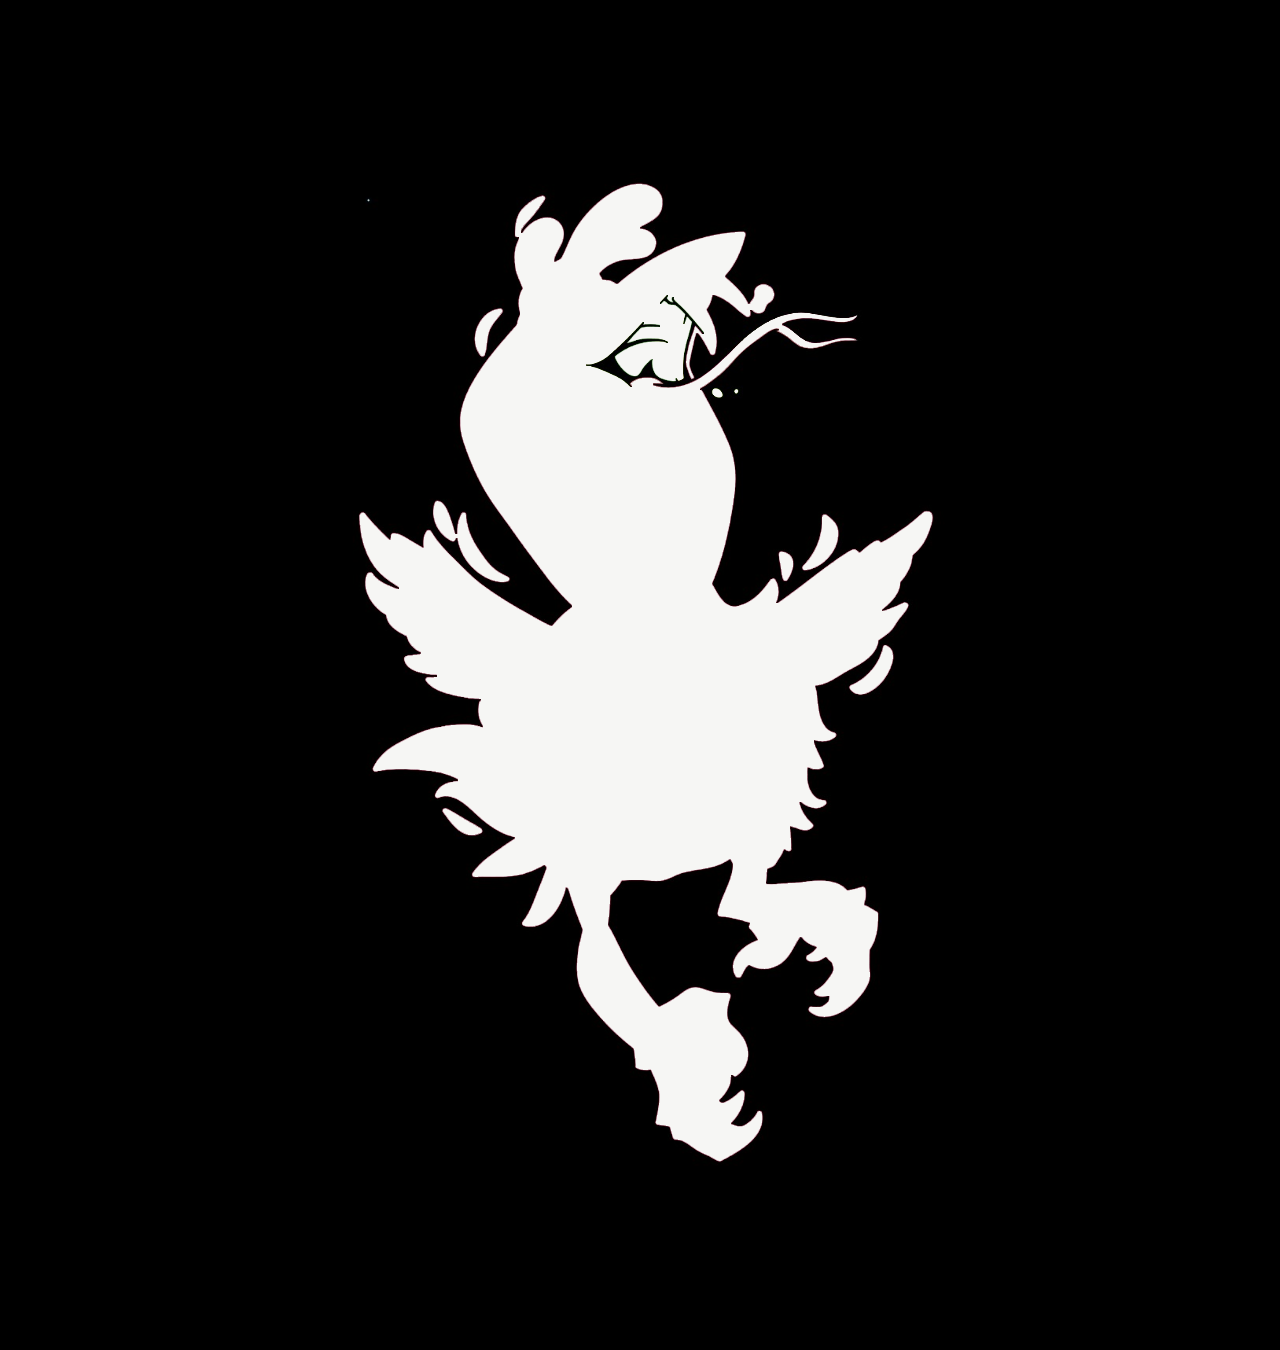
<file: index.html>
<!DOCTYPE html>
<html lang="en">
<head>
    <meta charset="UTF-8">
    <meta http-equiv="X-UA-Compatible" content="IE=edge">
    <meta name="viewport" content="width=device-width, initial-scale=1.0">
    <link rel="stylesheet" href="./css/home-style.css">
    <title>Cobrachicken</title>
</head>
<body>
    <div>
        <a href="./templates/projects.html">
            <img src="./img/cobrawhite.png" alt="cobra-white">
        </a>
    </div>
</body>
</html>
</file>
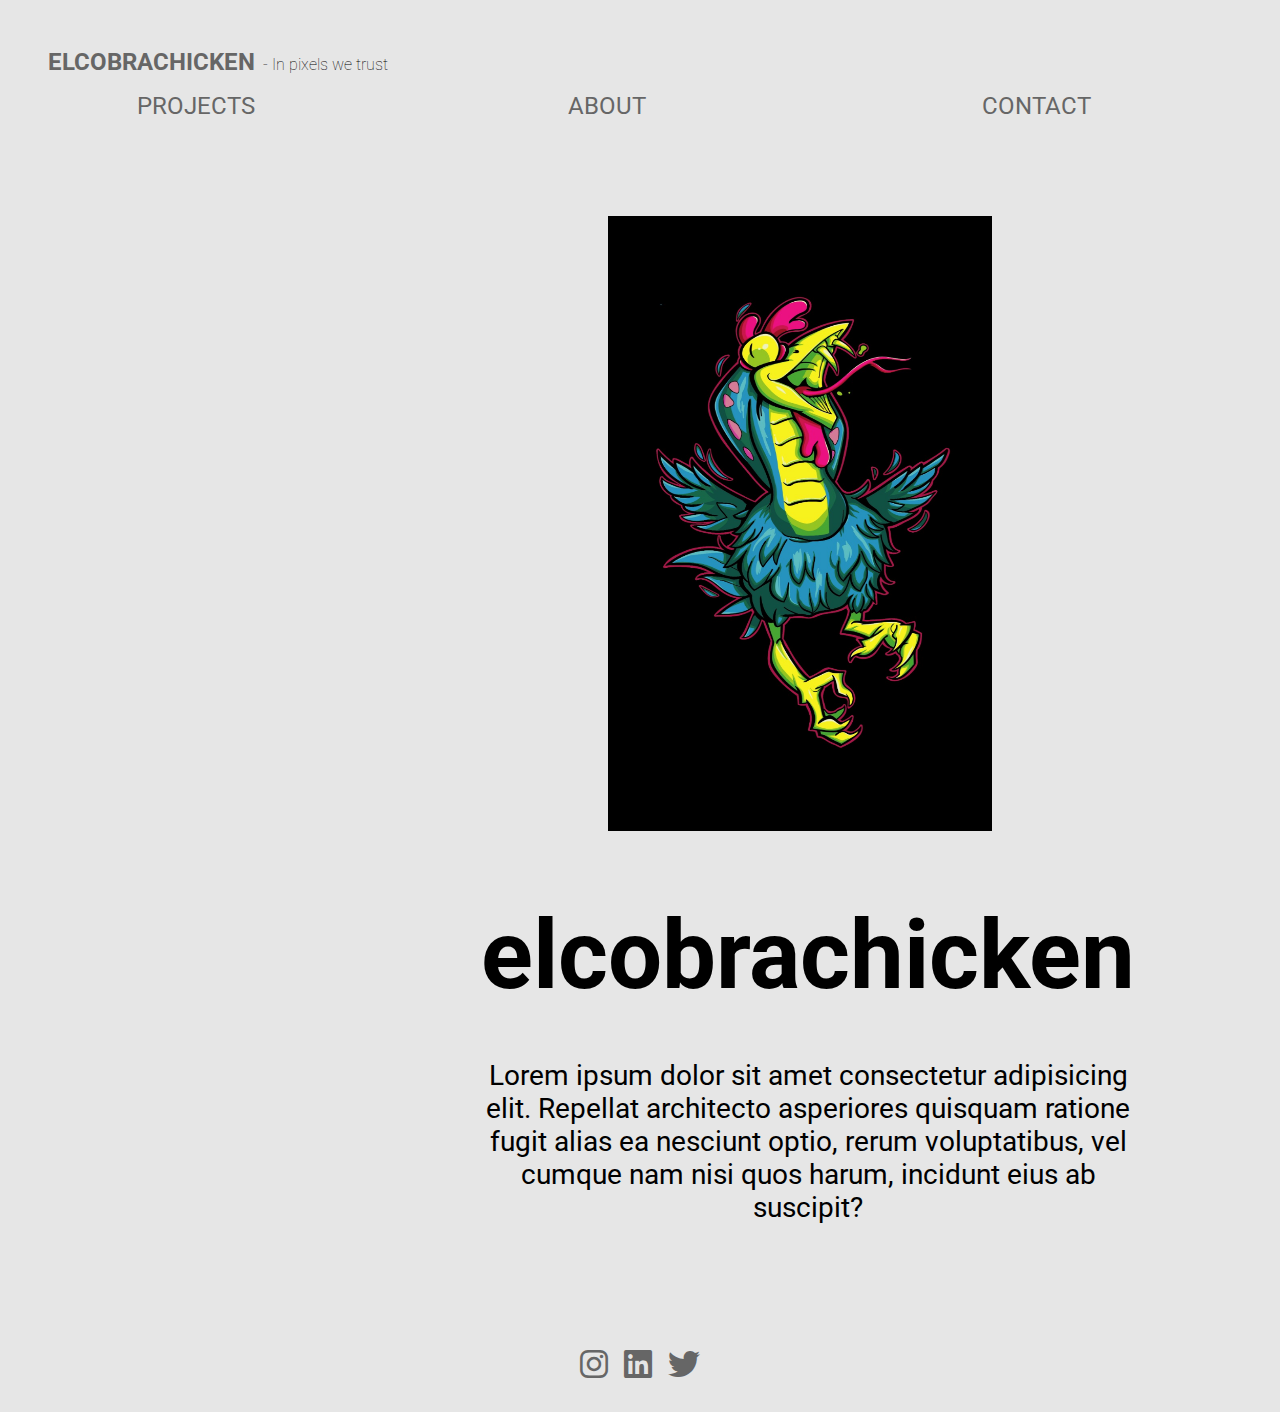
<file: templates/about.html>
<!DOCTYPE html>
<html lang="en">
<head>
    <meta charset="UTF-8">
    <meta http-equiv="X-UA-Compatible" content="IE=edge">
    <meta name="viewport" content="width=device-width, initial-scale=1.0">
    <link rel="preconnect" href="https://fonts.googleapis.com">
    <link rel="preconnect" href="https://fonts.gstatic.com" crossorigin>
    <link href="https://fonts.googleapis.com/css2?family=Roboto&display=swap" rel="stylesheet">
    <link rel="stylesheet" href="../css/styles/fontawesome/css/all.min.css">
    <link rel="stylesheet" href="../css/main.css">
    <link rel="stylesheet" href="../css/about.css">
    <title>About</title>
</head>
<body>
    <header>
        <div class="header-container">
            <nav class="bar">
                <div class="page" id="home"><a href="../index.html">ELCOBRACHICKEN </a></div>
                <div class="page" id="slogan"><span> -  In pixels we trust</span></div>
                <div class="page" id="proyect"><a href="./projects.html">PROJECTS</a> </div>
                <div class="page" id="about"><a href="./about.html">ABOUT</a> </div>
                <div class="page" id="contact"><a href="./contact.html">CONTACT</a> </div>
            </nav>
        </div>
    </header>

    <div class="conteiner-about">
        <section class="info-about">
            <div class="about-img">
                <img src="../img/cobra.PNG" alt="cobra">
            </div>
            <div class="about-text">    
                <h2>elcobrachicken</h2>    
                <p>Lorem ipsum dolor sit amet consectetur adipisicing elit. Repellat architecto asperiores quisquam ratione fugit alias ea nesciunt optio, rerum voluptatibus, vel cumque nam nisi quos harum, incidunt eius ab suscipit?</p>
            </div>
        </section>
    </div>
        
    <footer>
        <div>
            <a href="#">
                <i class="fa-brands fa-instagram fa-2x"></i>
            </a>
            <a href="#">
                <i class="fa-brands fa-linkedin fa-2x"></i>
            </a>
            <a href="#">
                <i class="fa-brands fa-twitter fa-2x"></i>
            </a>
        </div>
    
        
    </footer>
</body>
</html>
</file>
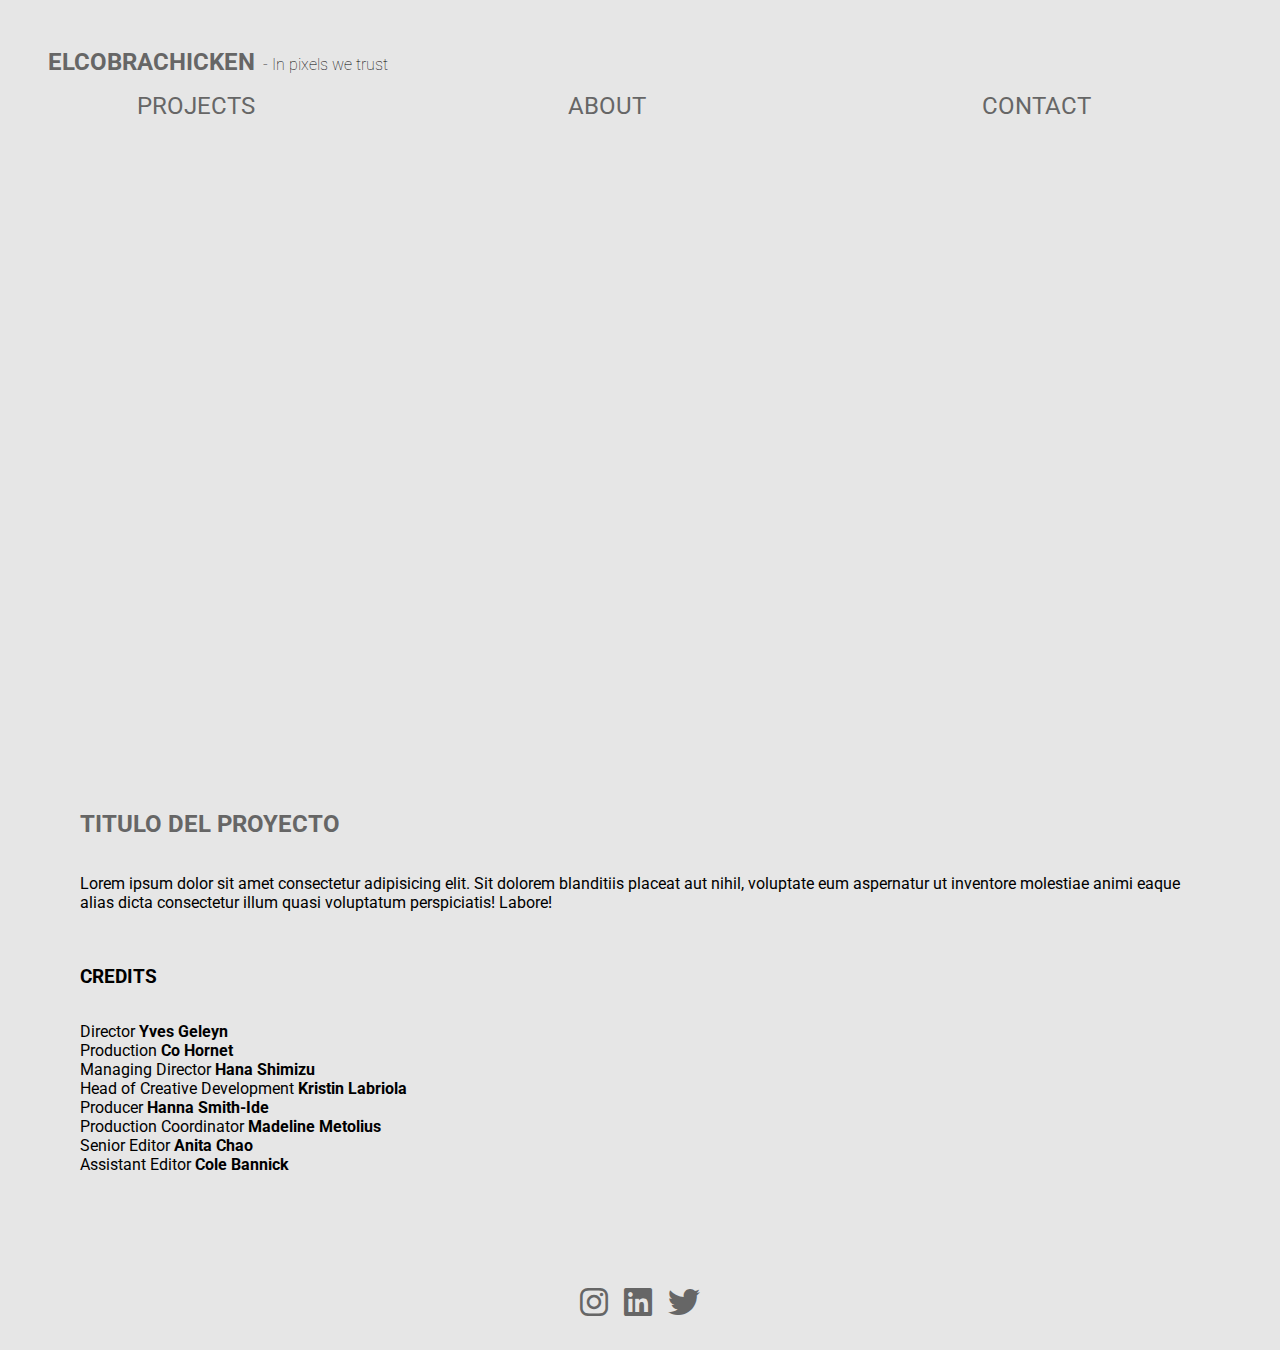
<file: templates/project1.html>
<!DOCTYPE html>
<html lang="en">
<head>
    <meta charset="UTF-8">
    <meta http-equiv="X-UA-Compatible" content="IE=edge">
    <meta name="viewport" content="width=device-width, initial-scale=1.0">
    <link rel="preconnect" href="https://fonts.googleapis.com">
    <link rel="preconnect" href="https://fonts.gstatic.com" crossorigin>
    <link href="https://fonts.googleapis.com/css2?family=Roboto&display=swap" rel="stylesheet">
    <link rel="stylesheet" href="../css/styles/fontawesome/css/all.min.css">
    <link rel="stylesheet" href="../css/main.css">
    <link rel="stylesheet" href="../css/proyect1.css">
    <title>Sobre el proyecto</title>
</head>
<body>
    <header>
        <div class="header-container">
            <nav class="bar">
                <div class="page" id="home"><a href="../index.html">ELCOBRACHICKEN </a></div>
                <div class="page" id="slogan"><span> -  In pixels we trust</span></div>
                <div class="page" id="proyect"><a href="./projects.html">PROJECTS</a> </div>
                <div class="page" id="about"><a href="./about.html">ABOUT</a> </div>
                <div class="page" id="contact"><a href="./contact.html">CONTACT</a> </div>
            </nav>
        </div>
    </header>

    <section>
        <div class="iframe-container">
            <iframe width="1060" height="510" src="https://www.youtube.com/embed/7N2v0bpNFKA?controls=0" title="YouTube video player" frameborder="0" allow="accelerometer; autoplay; clipboard-write; encrypted-media; gyroscope; picture-in-picture" allowfullscreen></iframe>
        </div>
    
        <article>
            <h2>
                TITULO DEL PROYECTO
            </h2>
            <p>Lorem ipsum dolor sit amet consectetur adipisicing elit. Sit dolorem blanditiis placeat aut nihil, voluptate eum aspernatur ut inventore molestiae animi eaque alias dicta consectetur illum quasi voluptatum perspiciatis! Labore!</p>
            <br>
            <h3> CREDITS</h3>
            <p>
                Director <strong> Yves Geleyn</strong>
                <br> 
                Production <strong> Co Hornet</strong>
                <br>  
                Managing Director <strong> Hana Shimizu</strong> 
                <br> 
                Head of Creative Development <strong> Kristin Labriola</strong>
                <br>  
                Producer <strong> Hanna Smith-Ide</strong> 
                <br> 
                Production Coordinator <strong> Madeline Metolius</strong> 
                <br> 
                Senior Editor <strong> Anita Chao</strong> 
                <br> 
                Assistant Editor <strong> Cole Bannick</strong> 
            </p>
        </article>
    </section>

    <footer>
        <div>
            <a href="#">
                <i class="fa-brands fa-instagram fa-2x"></i>
            </a>
            <a href="#">
                <i class="fa-brands fa-linkedin fa-2x"></i>
            </a>
            <a href="#">
                <i class="fa-brands fa-twitter fa-2x"></i>
            </a>
        </div>
        
    </footer>
</body>
</html>
</file>
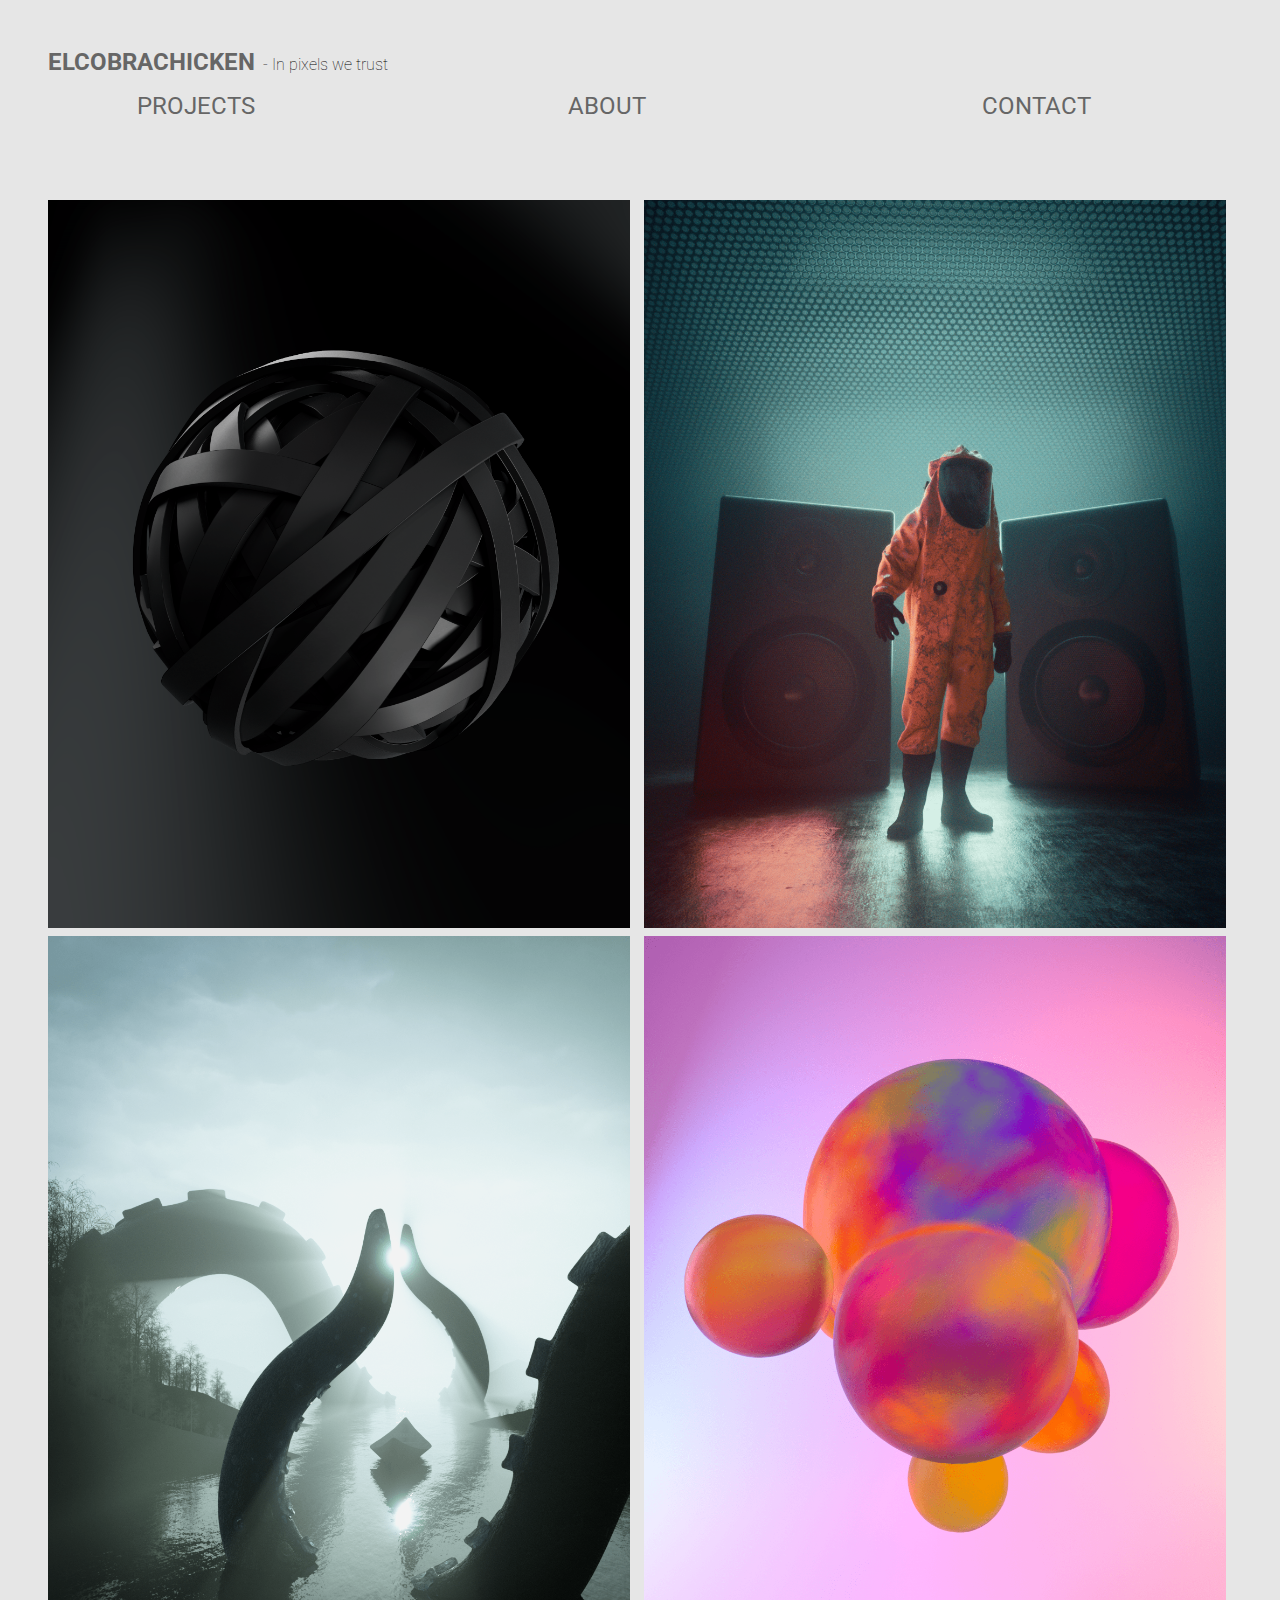
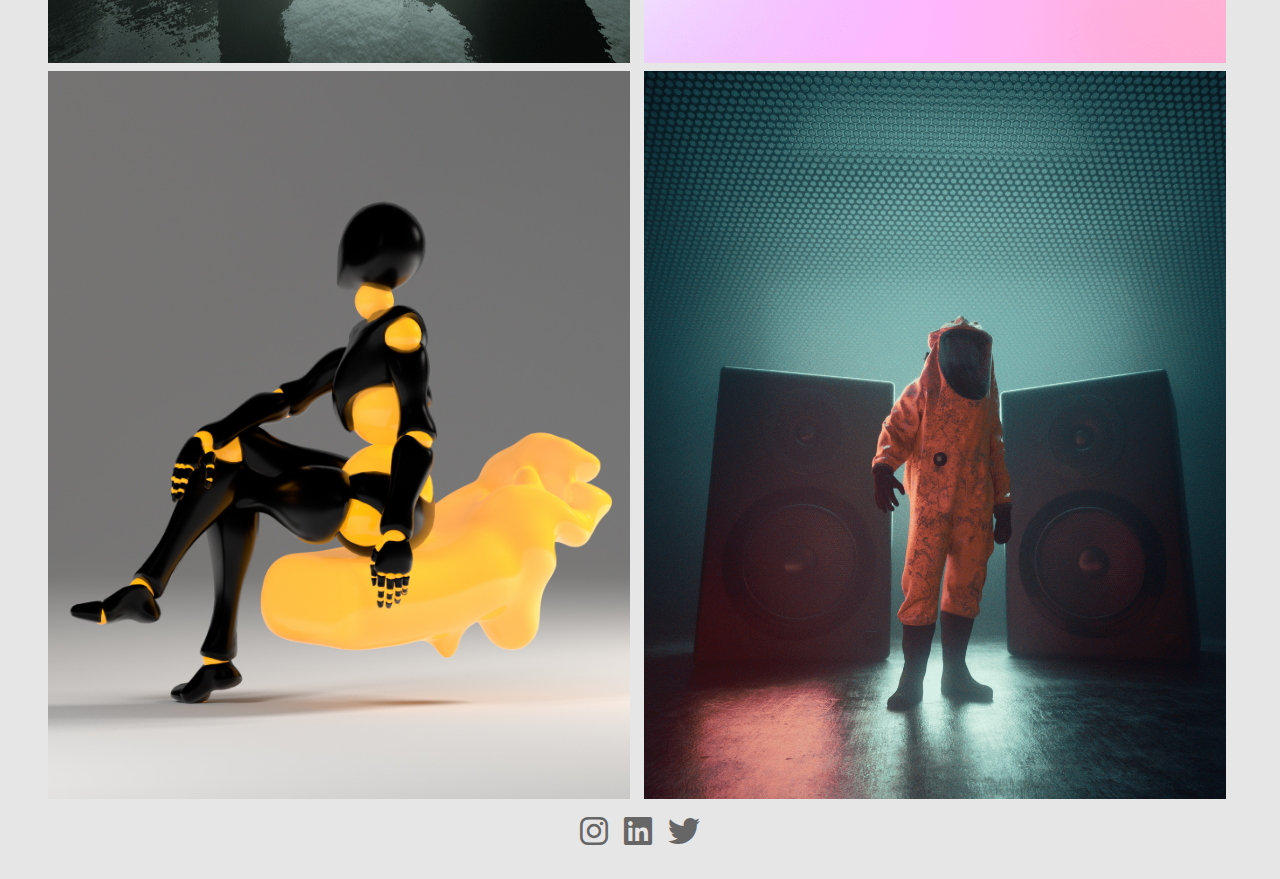
<file: templates/projects.html>
<!DOCTYPE html>
<html lang="en">
<head>
    <meta charset="UTF-8">
    <meta http-equiv="X-UA-Compatible" content="IE=edge">
    <meta name="viewport" content="width=device-width, initial-scale=1.0">
    <link rel="preconnect" href="https://fonts.googleapis.com">
    <link rel="preconnect" href="https://fonts.gstatic.com" crossorigin>
    <link href="https://fonts.googleapis.com/css2?family=Roboto&display=swap" rel="stylesheet">
    <link rel="stylesheet" href="../css/styles/fontawesome/css/all.min.css">
    <link rel="stylesheet" href="../css/main.css">
    <title>Projects</title>
</head>
<body>
    <header>
        <div class="header-container">
            <nav class="bar">
                <div class="page" id="home"><a href="../index.html">ELCOBRACHICKEN </a></div>
                <div class="page" id="slogan"><span> -  In pixels we trust</span></div>
                <div class="page" id="proyect"><a href="./projects.html">PROJECTS</a> </div>
                <div class="page" id="about"><a href="./about.html">ABOUT</a> </div>
                <div class="page" id="contact"><a href="./contact.html">CONTACT</a> </div>
            </nav>
        </div>
    </header>
    <div class="contenedor">
        <section class="cards">
            <article class="parent">
                <div class="imagen">
                    <a href="./project1.html">
                        <img src="../img/banditasexport_1-min.png" alt="">
                    </a>
                </div> 
                <a href="./project1.html">
                    <div class="titulo-undercard">
                        <h2>
                            <span>Proyecto uno</span>                            
                        </h2>
                    </div>
                </a>
                
            </article>
            <article class="parent">
                <div class="imagen">
                    <a href="./project1.html">
                        <img src="../img/RS_WOOFERBOY-min.png" alt="">
                    </a>
                </div> 
                <a href="./project1.html">
                    <div class="titulo-undercard">
                        <h2>
                            <span>Proyecto dos</span>                            
                        </h2>
                    </div>
                </a>
            </article>
            <article class="parent">
                <div class="imagen">
                    <a href="./project1.html">
                        <img src="../img/TENTACLE_EDIT-min.png" alt="">
                    </a>
                </div> 
                <a href="./project1.html">
                    <div class="titulo-undercard">
                        <h2>
                            <span>Proyecto tres</span>                            
                        </h2>
                    </div>
                </a>
            </article>
            <article class="parent">
                <div class="imagen">
                    <a href="./project1.html">
                        <img src="../img/SweetSnack-min.png" alt="">
                    </a>
                </div> 
                <a href="./project1.html">
                    <div class="titulo-undercard">
                        <h2>
                            <span>Proyecto cuatro</span>                            
                        </h2>
                    </div>
                </a>
            </article>
            <article class="parent">
                <div class="imagen">
                    <a href="./project1.html">
                        <img src="../img/Untitled 2_Volumes SS GIRL_0001_ARNOLD_Vert-min.jpg" alt="">
                    </a>
                </div> 
                <a href="./project1.html">
                    <div class="titulo-undercard">
                        <h2>
                            <span>Proyecto cinco</span>                            
                        </h2>
                    </div>
                </a>
            </article>
            <article class="parent">
                <div class="imagen">
                    <a href="./project1.html">
                        <img src="../img/RS_WOOFERBOY-min.png" alt="">
                    </a>
                </div> 
                <a href="./project1.html">
                    <div class="titulo-undercard">
                        <h2>
                            <span>Proyecto seis</span>                            
                        </h2>
                    </div>
                </a>
            </article>
        </section>
    </div>
    <footer>
        <div>
            <a href="#">
                <i class="fa-brands fa-instagram fa-2x"></i>
            </a>
            <a href="#">
                <i class="fa-brands fa-linkedin fa-2x"></i>
            </a>
            <a href="#">
                <i class="fa-brands fa-twitter fa-2x"></i>
            </a>
        </div>
        
    </footer>
</body>
</html>
</file>
<file: css/home-style.css>
body{
    background-color: #000;
}
div{
    padding-top: 0;
    display: flex;
    align-items: center;
    justify-content: center;
}
img{
    display: block;
    border: 0;
    width: 100%;
    height: auto;  
    animation: from-far 1s ease-in; 
}
img:hover{
    transform: scale(1.1)
}


@keyframes from-far {
    0%{
        transform: scale(0.2);
    }
    100%{
        transform: scale(1);
    }
}
</file>
<file: css/main.css>
body {
    background-color: hsl(0, 0%, 90%);
    margin: 0;
    padding-bottom: 5rem;
    position: relative;
    min-height: 90vh;
}
html{
    font-family: 'Roboto', sans-serif;
}
.header-container{
    height: 2.5rem;
    padding-bottom: 3rem; 
    padding-top: 3rem;
    padding-left: 2rem;
    padding-right: 3rem;
}
.page{
    display: inline-block;
    text-align: right;
}
#home {
    text-align: left;
    font-weight: bold;
    grid-area: h;
}
#slogan {
    text-align: left;
    margin-top: .45rem;
    margin-left: 0.5rem;
    font-weight: lighter;

    grid-area: s;
}
#proyect{
    grid-area: p;
}
#about{
    grid-area: a;
}
#contact{
    grid-area: c;
}
.bar div a{
    text-decoration: none;
    color: rgb(102 , 102, 102);
    font-size: 1.5rem;
}
.page a:hover{
    color: rgb(0, 0, 0);
    font-weight: bold;
}
.contenedor{
    padding-left: 3rem;
    padding-right: 3rem;
}
.parent{
    position: relative;
}
img{
    display: block;
    border: 0;
    width: 100%;
    height: auto;
    z-index: 8;
}
.titulo-undercard{
    background: black;
    position: absolute;
    z-index: 7;
    width: 100%;
    height: 100%;
    top: 0;
    left: 0;
    opacity: 0;
}
.parent:hover .titulo-undercard{
    z-index: 9;
    opacity: 0.7;
}

.titulo-undercard h2 {
    background-color: white;
    text-align: center;
    margin: 50% 2rem 2rem;
}

.parent a{
    text-decoration: none;
    color: black;
}
footer{
    display: block;
    margin: 0;
    position: absolute;
    bottom: 0;
    width: 100%;
}
footer div{
    display: flex;
    justify-content:center ;
    margin-bottom: 2rem;
}
footer div a{
    margin-left: .5rem;
    margin-right: .5rem;
}
footer div a:link{
    color: rgb(102 , 102, 102);

}
footer div a:visited{
    color: rgb(102 , 102, 102);
}
footer div a:hover{
    color: rgb(0, 0, 0);
    
}


@media screen and (min-width: 1280px){
    .bar{
        padding-left: 1rem;
        display: grid;
        grid-template-columns: .75fr 4.25fr 1fr 1fr 1fr;
        grid-template-areas: "h s p a c";
    }
    img, .titulo-undercard{
        width: 304%; /* 304 sin gap, 303 gap minima */
    }
    .parent{
        width: 33%;
    }
    .cards{
        display: grid;
        grid-template-columns: 1fr 1fr 1fr;
        gap: .5rem;
    }
}
@media screen and (min-width:767px) and (max-width:1280px) {
    .header-container{
        margin-bottom: 4rem;
    }
    .bar{
        padding-left: 1rem;
        display: grid;
        grid-template-columns: .5fr 1.5fr 1fr;
        grid-template-areas: "h s s " "p a c";
        row-gap: 1rem;
    }
    #about{
        padding-left: 20%;
        text-align: center;
    }
    #contact{
        text-align: center;
    }
    img, .titulo-undercard{
        width: 300%;
    }
    .parent{
        width: 33%;
    }
    .cards{
        display: grid;
        grid-template-columns: 1fr 1fr ;
    }
}
@media screen and (max-width:767px) {
    .bar{
        padding-left: 1rem;
        display: grid;
        grid-template-columns: .5fr 1.5fr;
        grid-template-areas: "h h" "s s" "p p" "a a" "c c";
    }
    #slogan{
        margin: 0 0 1rem;
        padding: 0;
    }
    .header-container{
        height: 15%;
    }
    .page{
        text-align: left;
    }
    .cards{
        display: grid;
        row-gap: .5rem;
    }
}
</file>
<file: css/about.css>
.conteiner-about{
    margin-top: 5rem;
}
img{
    display: block;
    border: 0;
    width: 100%;
    height: 90%;
    
}
.about-text{
    margin-left: 1rem;
   
}
.about-text h2{
    margin-top: 0;
    margin-bottom: 3rem;
    font-size: 6em; 
}
.about-text p{
    padding-right: 30%;
    font-size:1.75em;
}

@media screen and (min-width: 1280px){
    .info-about{
        display: grid;
        grid-template-columns: 25% 75% ;
        margin-left: 25%;
        margin-bottom: 5rem;
    }
}
@media screen and (min-width:767px) and (max-width:1280px) {
    .info-about{
        display: grid;
        grid-template-columns: 1fr;    
    }
    
    .about-img img {
        margin-left: 30%;
        width: 40%;
    }
    .about-text{
        text-align: center;
    }
    .about-text p{
        padding-right: 15%;
        padding-left: 15%;
    }

}
@media screen and (max-width:767px) {
    .info-about{
        display: grid;
        grid-template-columns: 1fr;    
    }
    .about-img img {
        margin-left: 30%;
        width: 40%;
    }
    .about-text{
        text-align: center;
    }
    .about-text h2{
        font-size: 3em;
    }
    .about-text p{
        padding-right: 15%;
        padding-left: 15%;
        font-size: 1.5em;
    }
}
</file>
<file: css/proyect1.css>
.iframe-container{
    display:flex;
    justify-content: center;
    margin-bottom: 5rem;
}
section{
    margin-right: 15rem;
    margin-left: 15rem;
    margin-bottom: 5rem;
}
article{
    
    display:flex;
    flex-direction: column;
    justify-content: left;
}
article h2{
    color: rgb(102 , 102, 102);
}


@media screen and (min-width:767px) and (max-width:1280px) {
    
    section{
        margin-left: 5rem;
        margin-right: 5rem;
    }
}
@media screen and (max-width:767px) {
    iframe{
        max-height: 18em;
    }
    section{
        margin-left: 2rem;
        margin-right: 2rem;
    }
}
</file>
